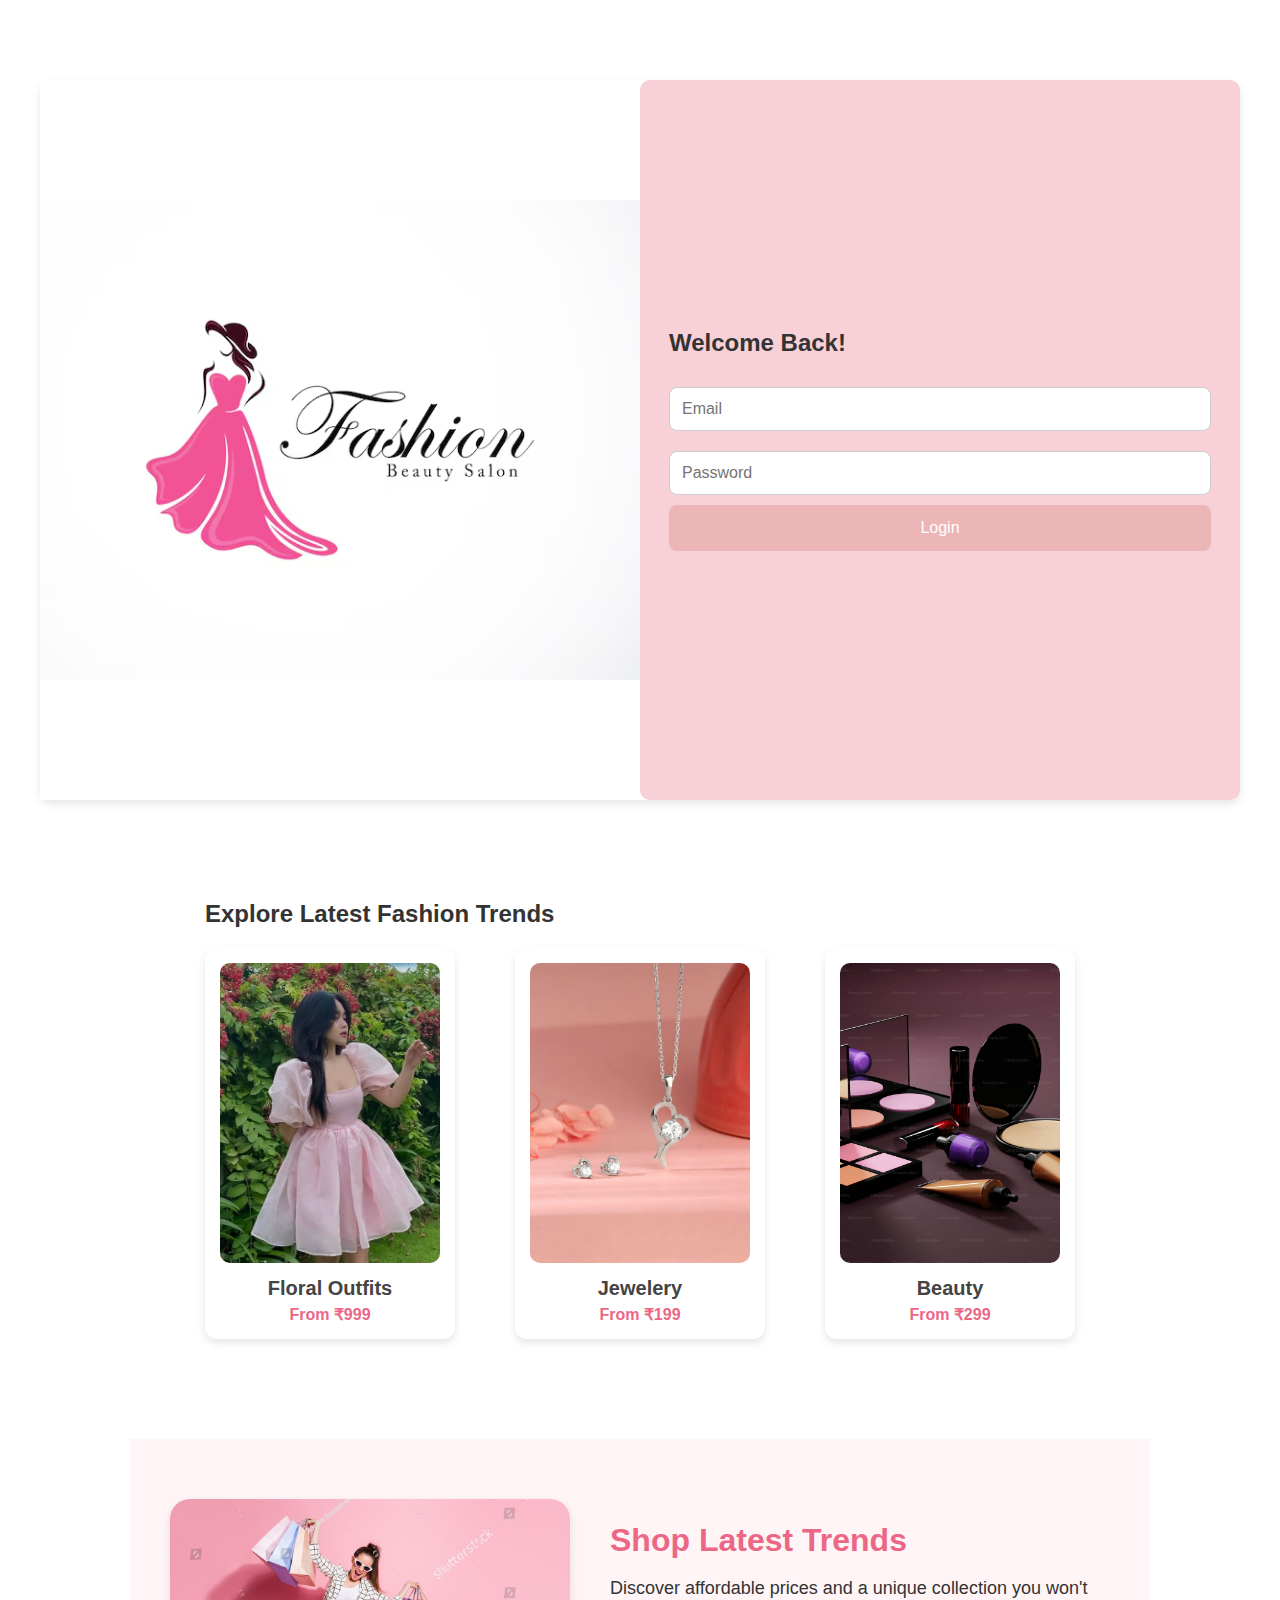
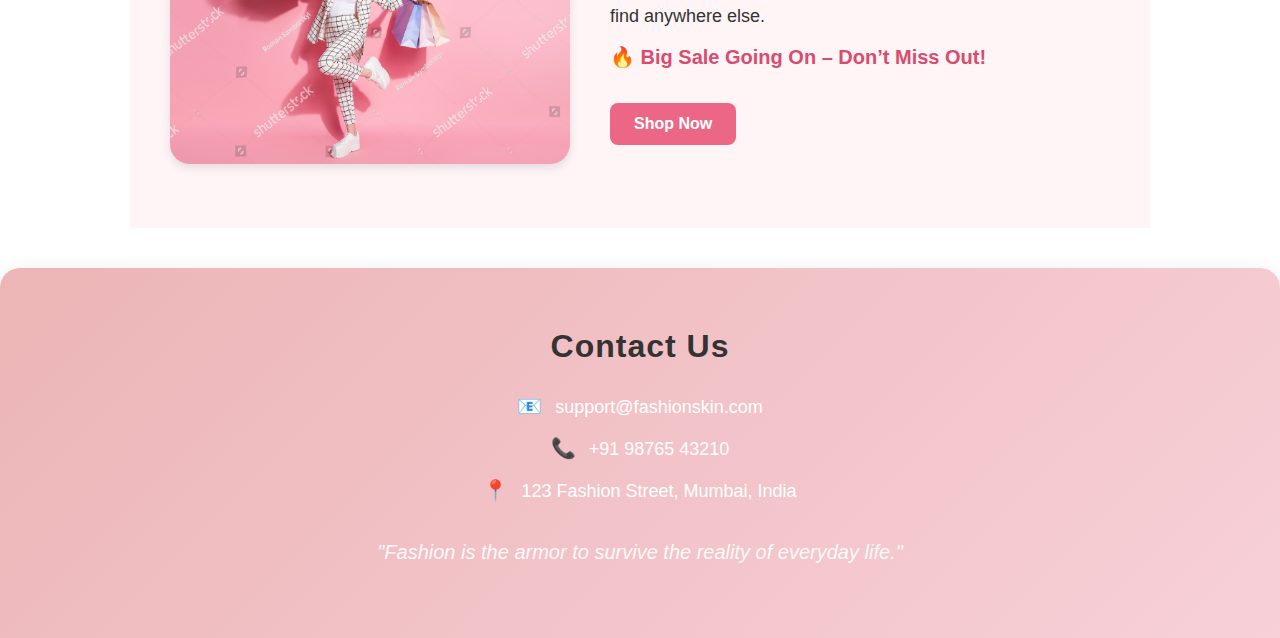
<file: index.html>
<!DOCTYPE html>
<html lang="en">
<head>
    <title>Fashion & Skincare Login</title>
    <link rel="stylesheet" href="style.css">
</head>
<body>

    <!-- Login Section -->
    <div class="container">
        <div class="logo-container">
            <img src="images/logo.avif" alt="Logo" class="logo">
        </div>
        <div class="login-container">
            <form class="login-form">
                <h2>Welcome Back!</h2>
                <input type="text" placeholder="Email" class="input-field" required>
                <input type="password" placeholder="Password" class="input-field" required>
                <button type="submit" class="submit-btn">Login</button>
            </form>
        </div>
    </div>
    <div style="height: 100px;"></div> 
    <!-- Dress Showcase Section -->
    <div class="dresses-section" id="products">
        <h2>Explore Latest Fashion Trends</h2>
        <div class="dress-gallery">
           <a href="dresses.html" style="text-decoration: none; color: inherit;">
                <div class="dress-card">
                  <img src="images/dress.avif" alt="Clothing" />
                  <h3>Floral Outfits</h3>
                  <p class="text">From ₹999</p>
                </div>
              </a>
              <div class="dress-gallery"></div>
              <a href="jewelry.html" style="text-decoration: none; color: inherit;">
               <div class="dress-card">
                <img src="images/jewel.webp" alt="Jewelry">
                <h3>Jewelery</h3>
                <p class="text">From ₹199</p>
            </div>
            </a>
            <div class="dress-gallery"></div>
            <a href="beauty.html" style="text-decoration: none; color: inherit;">
            <div class="dress-card">
                <img src="images/makeup.jpeg" alt="Beauty">
                <h3>Beauty</h3>
                <p class="text">From ₹299</p>
            </div>
        </a>
        </div>
    </div>
    <div style="height: 100px;"></div>
    <section class="ad-section">
        <div class="ad-image">
          <img src="images/shopp.png" alt="People Shopping">
            </div>
            <div class="ad-text">
              <h2>Shop Latest Trends</h2>
              <p>Discover affordable prices and a unique collection you won't find anywhere else.</p>
              <p class="highlight">🔥 Big Sale Going On – Don’t Miss Out!</p>
              <a href="#products" class="shop-btn">Shop Now</a>
            </div>
          </section>
          
      </section>
      <section class="contact-section">
        <h2>Contact Us</h2>
        <p><span class="icon">📧</span> support@fashionskin.com</p>
        <p><span class="icon">📞</span> +91 98765 43210</p>
        <p><span class="icon">📍</span> 123 Fashion Street, Mumbai, India</p>
      
        <p class="quote">"Fashion is the armor to survive the reality of everyday life."</p>
      </section> 
</body>
</html>
</file>
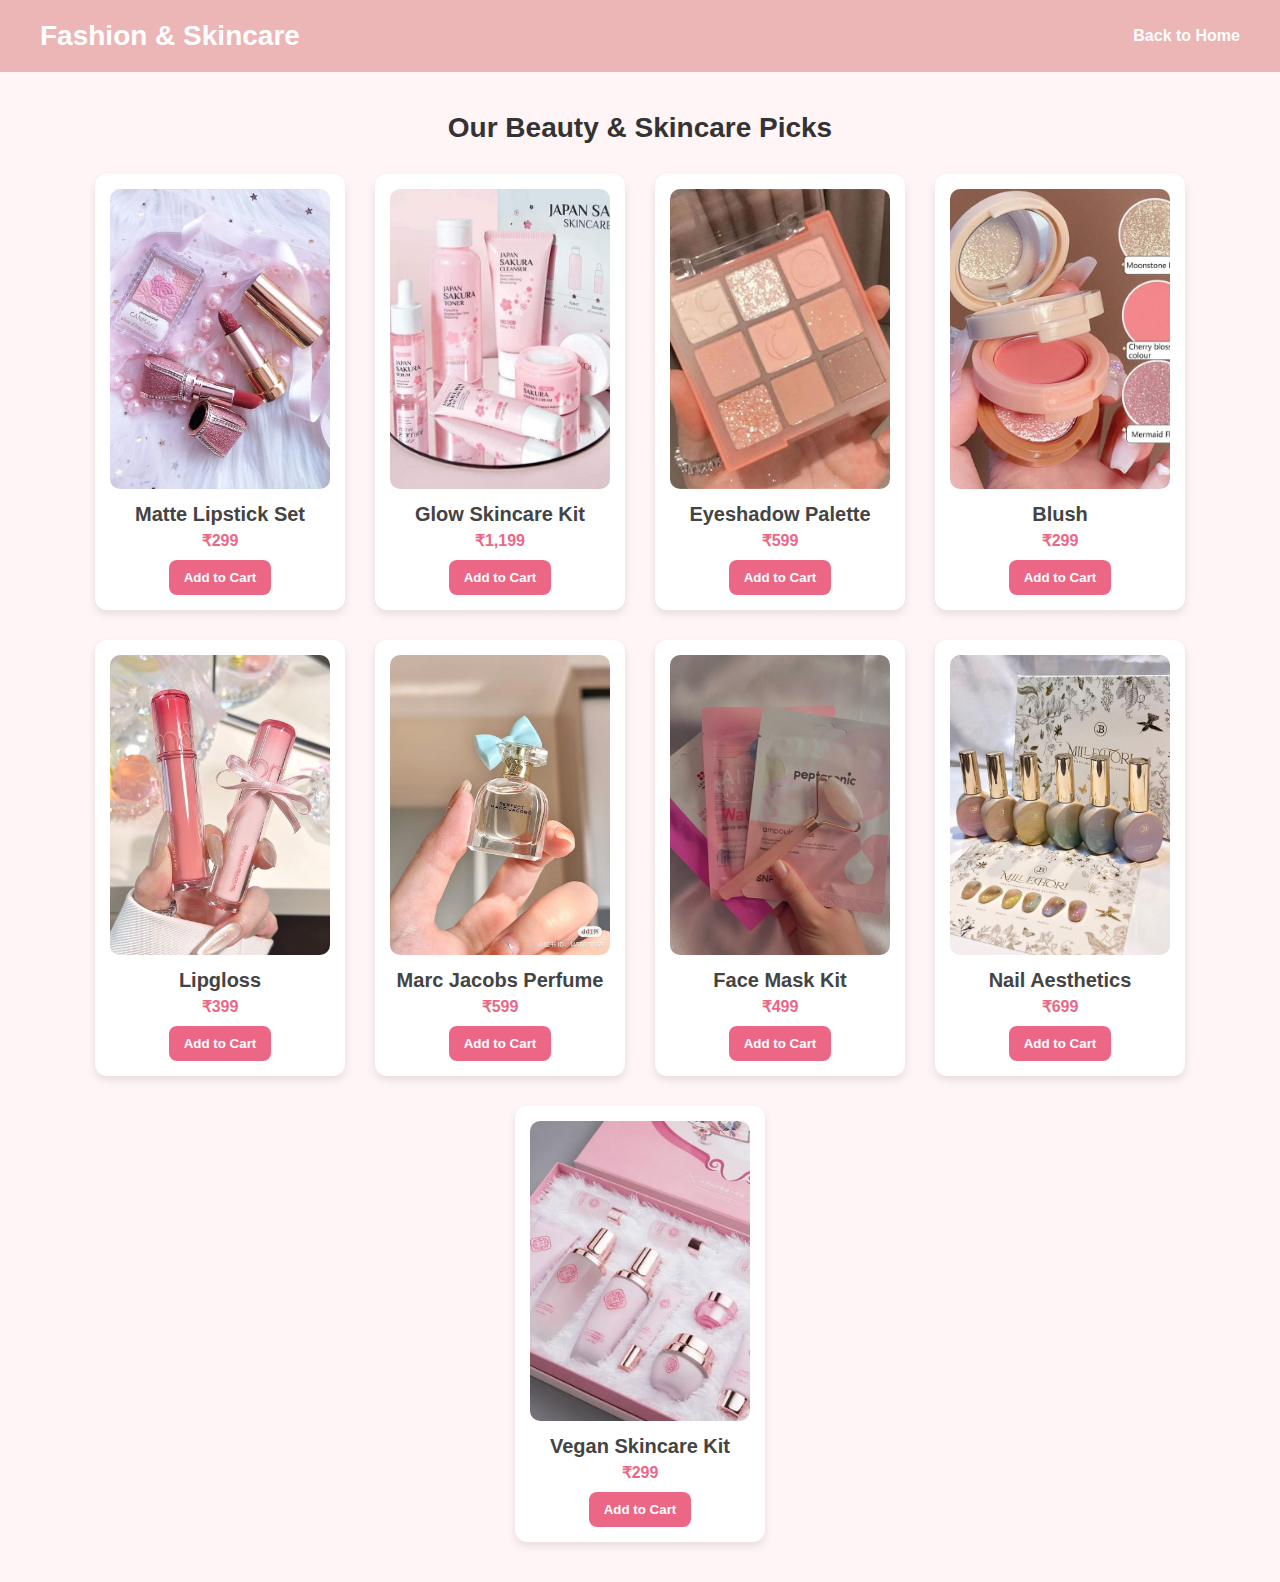
<file: beauty.html>
<!DOCTYPE html>
<html lang="en">
<head>
  <meta charset="UTF-8" />
  <meta name="viewport" content="width=device-width, initial-scale=1.0"/>
  <title>Beauty Collection</title>
  <link rel="stylesheet" href="style.css" />
</head>
<body>

  <!-- Header -->
  <header class="shop-header">
    <h1>Fashion & Skincare</h1>
    <nav>
      <a href="index.html">Back to Home</a>
    </nav>
  </header>

  <!-- Beauty Section -->
  <section class="dress-section">
    <h2>Our Beauty & Skincare Picks</h2>
    <div class="dress-gallery">

      <!-- Product 1 -->
      <div class="dress-card">
        <img src="images/lipstick.jpg" alt="Lipstick" />
        <h3 class="pink-title">Matte Lipstick Set</h3>
        <p class="text">₹299</p>
        <button class="cart-btn">Add to Cart</button>
      </div>

      <!-- Product 2 -->
      <div class="dress-card">
        <img src="images/skincare.jpg" alt="Skincare Kit" />
        <h3 class="pink-title">Glow Skincare Kit</h3>
        <p class="text">₹1,199</p>
        <button class="cart-btn">Add to Cart</button>
      </div>

      <!-- Product 3 -->
      <div class="dress-card">
        <img src="images/eyeshadow.jpg" alt="Eye Palette" />
        <h3 class="pink-title">Eyeshadow Palette</h3>
        <p class="text">₹599</p>
        <button class="cart-btn">Add to Cart</button>
      </div>
      <div class="dress-card">
        <img src="images/m1.jpg" alt="Blush" />
        <h3 class="pink-title">Blush</h3>
        <p class="text">₹299</p>
        <button class="cart-btn">Add to Cart</button>
      </div>
      <div class="dress-card">
        <img src="images/m2.jpg" alt="Lipgloss" />
        <h3 class="pink-title">Lipgloss</h3>
        <p class="text">₹399</p>
        <button class="cart-btn">Add to Cart</button>
      </div>
      <div class="dress-card">
        <img src="images/m3.jpg" alt="Marc Jacobs Perfume" />
        <h3 class="pink-title">Marc Jacobs Perfume</h3>
        <p class="text">₹599</p>
        <button class="cart-btn">Add to Cart</button>
      </div>
      <div class="dress-card">
        <img src="images/m4.jpg" alt="Face Mask Kit" />
        <h3 class="pink-title">Face Mask Kit</h3>
        <p class="text">₹499</p>
        <button class="cart-btn">Add to Cart</button>
      </div>
      <div class="dress-card">
        <img src="images/m5.jpg" alt="Nail Aesthetics" />
        <h3 class="pink-title">Nail Aesthetics</h3>
        <p class="text">₹699</p>
        <button class="cart-btn">Add to Cart</button>
      </div>
      <div class="dress-card">
        <img src="images/m6.jpg" alt="Vegan Skincare Kit" />
        <h3 class="pink-title">Vegan Skincare Kit</h3>
        <p class="text">₹299</p>
        <button class="cart-btn">Add to Cart</button>
      </div>
    </div>
  </section>

  <!-- Cart Scripts -->
  <script>
    function addToCart(item, price) {
      alert(`${item} added to cart for ₹${price}`);
    }

    function placeOrder(item) {
      alert(`Order placed for ${item}! Thank you for shopping 💖`);
    }
  </script>

</body>
</html>
</file>
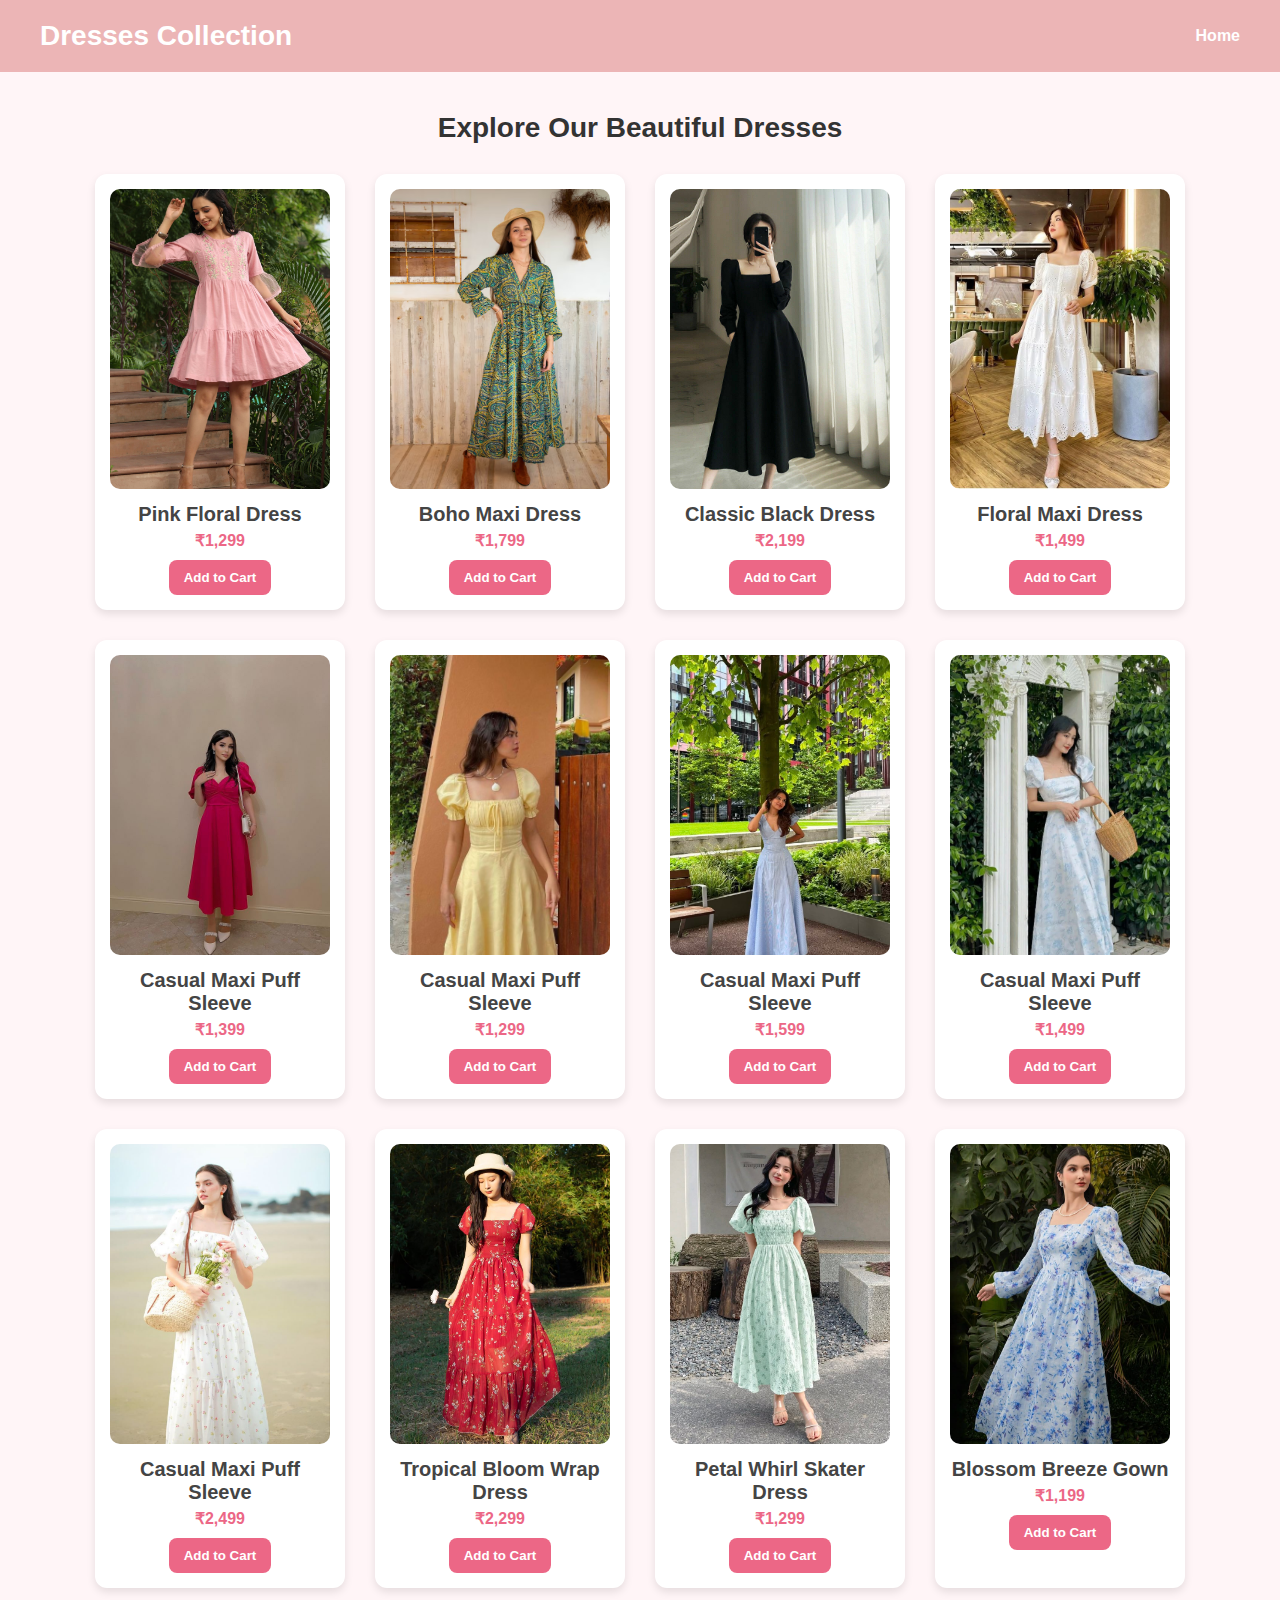
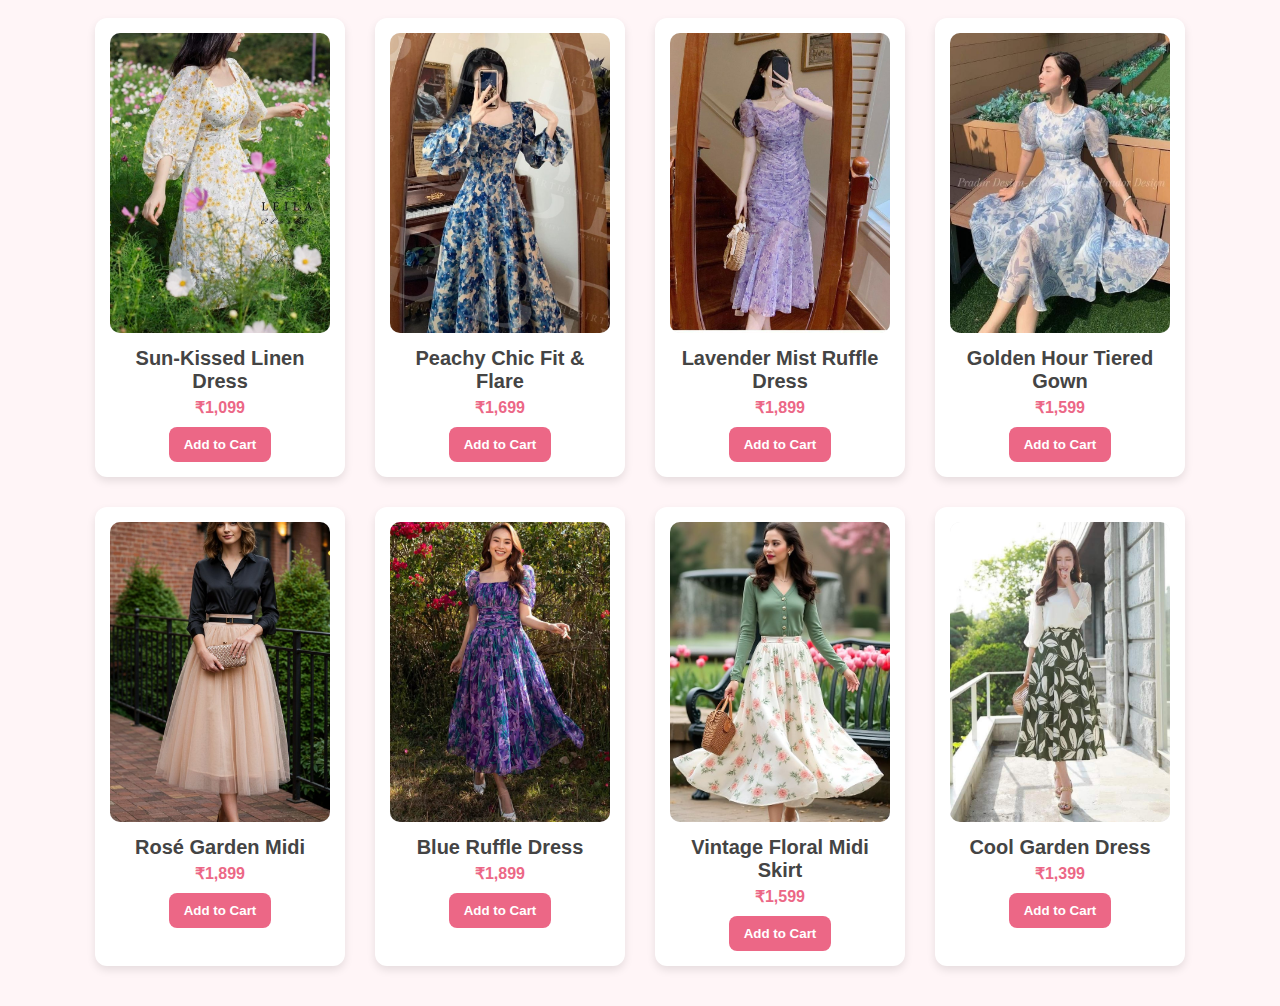
<file: dresses.html>
<!DOCTYPE html>
<html lang="en">
<head>
  <meta charset="UTF-8" />
  <meta name="viewport" content="width=device-width, initial-scale=1.0"/>
  <title>Dress Collection</title>
  <link rel="stylesheet" href="style.css" />
</head>
<body>

  <header class="shop-header">
    <h1>Dresses Collection</h1>
    <nav>
      <a href="index.html">Home</a>
    </nav>
  </header>
  <section class="dress-section">
    <h2>Explore Our Beautiful Dresses</h2>
    <div class="dress-gallery">
      <div class="dress-card">
        <img src="images/pink.webp" alt="Pink Floral Dress" />
        <h3>Pink Floral Dress</h3>
        <p class="text">₹1,299</p>
        <button class="cart-btn">Add to Cart</button>
      </div>
    </a>
      <div class="dress-card">
        <img src="images/boho.avif" alt="Boho Maxi Dress" />
        <h3>Boho Maxi Dress</h3>
        <p class="text">₹1,799</p>
        <button class="cart-btn">Add to Cart</button>
      </div>
      <div class="dress-card">
        <img src="images/black.jpg" alt="Classic Black Dress" />
        <h3>Classic Black Dress</h3>
        <p class="text">₹2,199</p>
        <button class="cart-btn">Add to Cart</button>
      </div>
      <div class="dress-card">
        <img src="images/white.jpg" alt="White Summer Dress" />
        <h3 class="pink-title">Floral Maxi Dress</h3>
        <p class="text">₹1,499</p>
        <button class="cart-btn">Add to Cart</button>
      </div>
      <div class="dress-card">
        <img src="images/maxi.jpg" alt="Maxi Dress" />
        <h3 class="pink-title">Casual Maxi Puff Sleeve</h3>
        <p class="text">₹1,399</p>
        <button class="cart-btn">Add to Cart</button>
      </div>
      <div class="dress-card">
        <img src="images/i3.jpg" alt="Yellow Summer Dress" />
        <h3 class="pink-title">Casual Maxi Puff Sleeve</h3>
        <p class="text">₹1,299</p>
        <button class="cart-btn">Add to Cart</button>
      </div>
      <div class="dress-card">
        <img src="images/i4.jpg" alt="Pastel Summer Dress" />
        <h3 class="pink-title">Casual Maxi Puff Sleeve</h3>
        <p class="text">₹1,599</p>
        <button class="cart-btn">Add to Cart</button>
      </div>
      <div class="dress-card">
        <img src="images/i5.jpg" alt="Daisy Daydream Smock" />
        <h3 class="pink-title">Casual Maxi Puff Sleeve</h3>
        <p class="text">₹1,499</p>
        <button class="cart-btn">Add to Cart</button>
      </div>
      <div class="dress-card">
        <img src="images/i6.jpg" alt="Sunset Serenity Maxi" />
        <h3 class="pink-title">Casual Maxi Puff Sleeve</h3>
        <p class="text">₹2,499</p>
        <button class="cart-btn">Add to Cart</button>
      </div>
      <div class="dress-card">
        <img src="images/i7.jpg" alt="Tropical Bloom Wrap Dress" />
        <h3 class="pink-title">Tropical Bloom Wrap Dress</h3>
        <p class="text">₹2,299</p>
        <button class="cart-btn">Add to Cart</button>
      </div>
      <div class="dress-card">
        <img src="images/i8.jpg" alt="Petal Whirl Skater Dress" />
        <h3 class="pink-title">Petal Whirl Skater Dress</h3>
        <p class="text">₹1,299</p>
        <button class="cart-btn">Add to Cart</button>
      </div>
      <div class="dress-card">
        <img src="images/i9.jpg" alt="Blossom Breeze Gown" />
        <h3 class="pink-title">Blossom Breeze Gown</h3>
        <p class="text">₹1,199</p>
        <button class="cart-btn">Add to Cart</button>
      </div>
      <div class="dress-card">
        <img src="images/i10.jpg" alt="Sun-Kissed Linen Dress" />
        <h3 class="pink-title">Sun-Kissed Linen Dress</h3>
        <p class="text">₹1,099</p>
        <button class="cart-btn">Add to Cart</button>
      </div>
      <div class="dress-card">
        <img src="images/i11.jpg" alt="Peachy Chic Fit & Flare" />
        <h3 class="pink-title">Peachy Chic Fit & Flare</h3>
        <p class="text">₹1,699</p>
        <button class="cart-btn">Add to Cart</button>
      </div>
      <div class="dress-card">
        <img src="images/i12.jpg" alt="Lavender Mist Ruffle Dress" />
        <h3 class="pink-title">Lavender Mist Ruffle Dress</h3>
        <p class="text">₹1,899</p>
        <button class="cart-btn">Add to Cart</button>
      </div>
      <div class="dress-card">
        <img src="images/i14.jpg" alt="Golden Hour Tiered Gown" />
        <h3 class="pink-title">Golden Hour Tiered Gown</h3>
        <p class="text">₹1,599</p>
        <button class="cart-btn">Add to Cart</button>
      </div>
      <div class="dress-card">
        <img src="images/i15.jpg" alt="Rosé Garden Midi" />
        <h3 class="pink-title">Rosé Garden Midi</h3>
        <p class="text">₹1,899</p>
        <button class="cart-btn">Add to Cart</button>
      </div>
      <div class="dress-card">
        <img src="images/i13.jpg" alt="Blue Ruffle Dress" />
        <h3 class="pink-title">Blue Ruffle Dress</h3>
        <p class="text">₹1,899</p>
        <button class="cart-btn">Add to Cart</button>
      </div>
      <div class="dress-card">
        <img src="images/i16.jpg" alt="Vintage Floral Midi Skirt" />
        <h3 class="pink-title">Vintage Floral Midi Skirt</h3>
        <p class="text">₹1,599</p>
        <button class="cart-btn">Add to Cart</button>
      </div>
      <div class="dress-card">
        <img src="images/i17.jpg" alt="Cool Garden Dress" />
        <h3 class="pink-title">Cool Garden Dress</h3>
        <p class="text">₹1,399</p>
        <button class="cart-btn">Add to Cart</button>
      </div><!-- Add more dress cards as needed -->
    </div>
  </section>
  
</body>
</html>
</file>
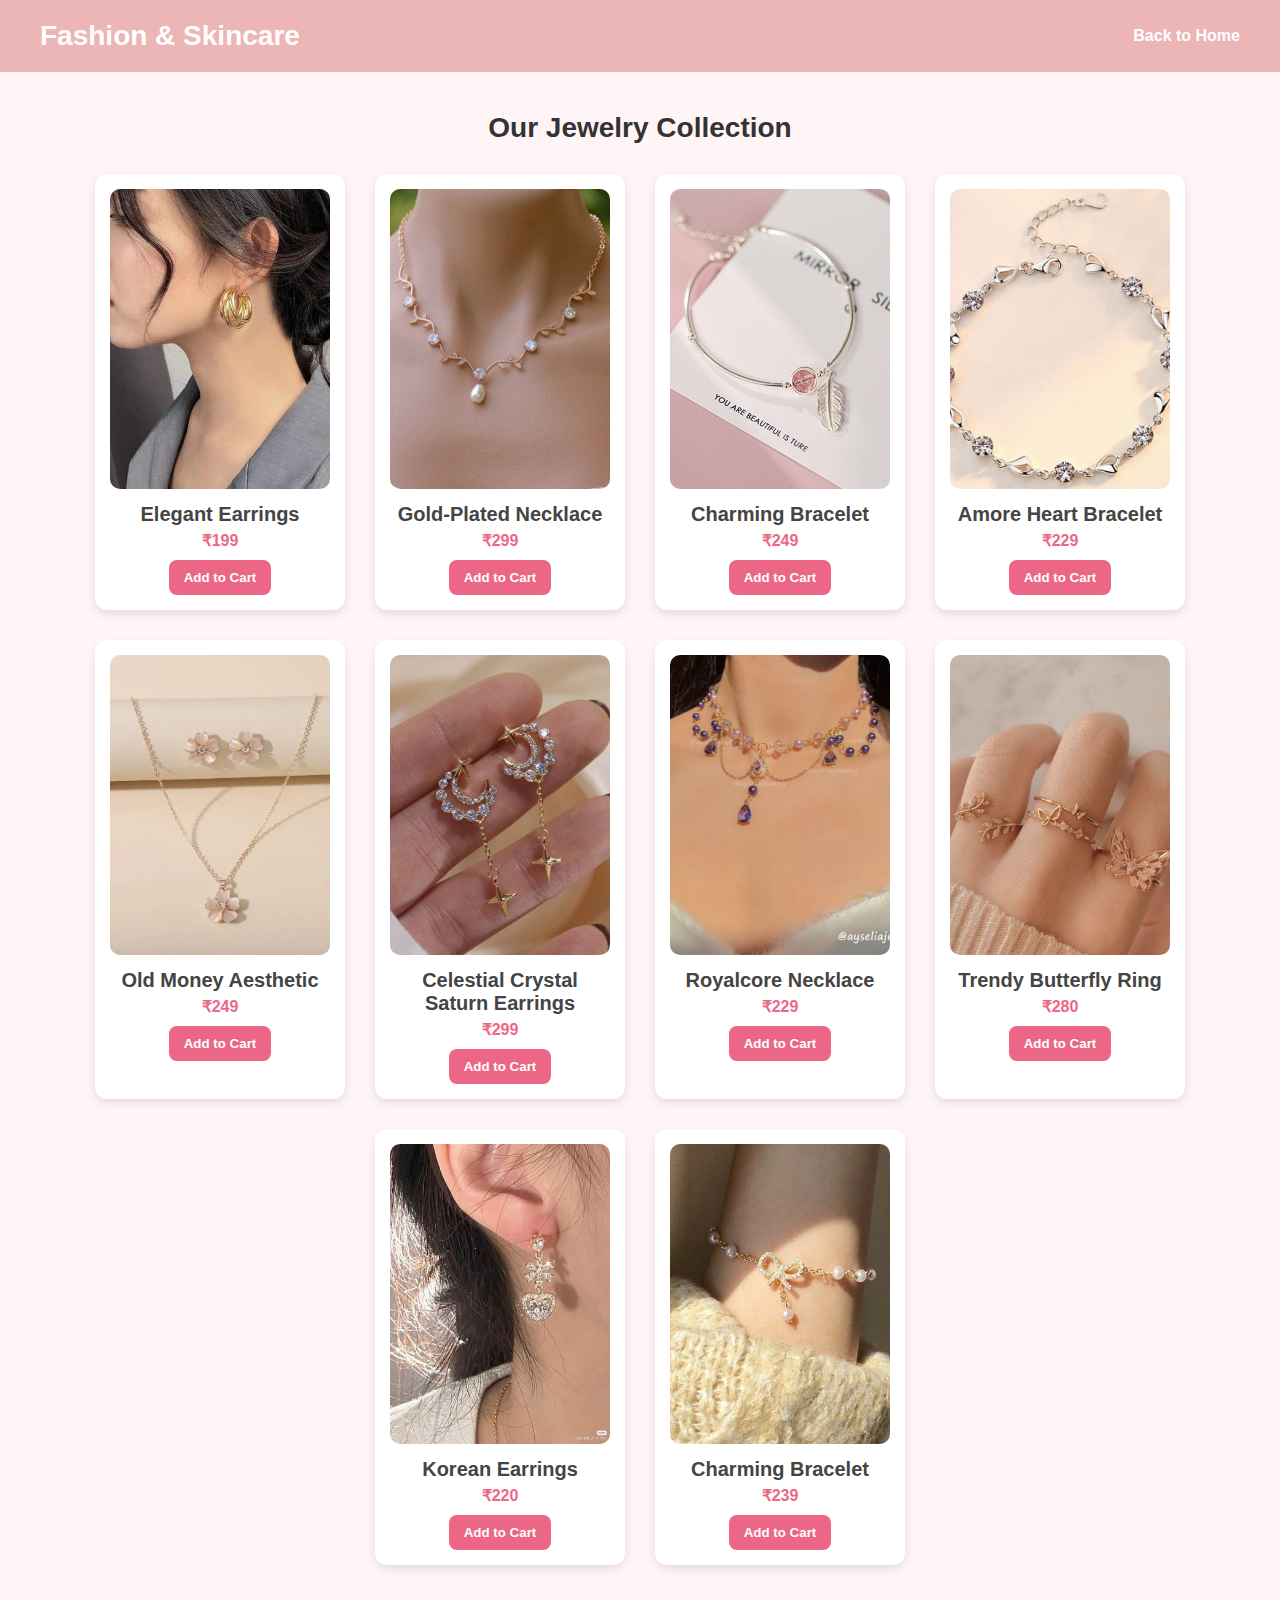
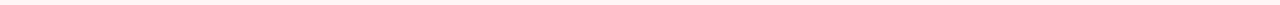
<file: jewelry.html>
<!DOCTYPE html>
<html lang="en">
<head>
  <meta charset="UTF-8" />
  <meta name="viewport" content="width=device-width, initial-scale=1.0"/>
  <title>Jewelry Collection</title>
  <link rel="stylesheet" href="style.css" />
</head>
<body>

  <!-- Header -->
  <header class="shop-header">
    <h1>Fashion & Skincare</h1>
    <nav>
      <a href="index.html">Back to Home</a>
    </nav>
  </header>

  <!-- Jewelry Section -->
  <section class="dress-section">
    <h2>Our Jewelry Collection</h2>
    <div class="dress-gallery">

      <!-- Jewelry Card 1 -->
      <div class="dress-card">
        <img src="images/earring.webp" alt="Earrings" />
        <h3 class="pink-title">Elegant Earrings</h3>
        <p class="text">₹199</p>
        <button class="cart-btn">Add to Cart</button>
      </div>

      <!-- Jewelry Card 2 -->
      <div class="dress-card">
        <img src="images/chain.jpg" alt="Necklace" />
        <h3 class="pink-title">Gold-Plated Necklace</h3>
        <p class="text">₹299</p>
        <button class="cart-btn">Add to Cart</button>
      </div>

      <!-- Jewelry Card 3 -->
      <div class="dress-card">
        <img src="images/bracelet.jpg" alt="Bracelet" />
        <h3 class="pink-title">Charming Bracelet</h3>
        <p class="text">₹249</p>
        <button class="cart-btn">Add to Cart</button>
      </div>
      <div class="dress-card">
        <img src="images/s1.jpg" alt="Amore Heart Bracelet" />
        <h3 class="pink-title">Amore Heart Bracelet</h3>
        <p class="text">₹229</p>
        <button class="cart-btn">Add to Cart</button>
      </div>
      <div class="dress-card">
        <img src="images/s2.jpg" alt="Old Money Aesthetic" />
        <h3 class="pink-title">Old Money Aesthetic</h3>
        <p class="text">₹249</p>
        <button class="cart-btn">Add to Cart</button>
      </div>
      <div class="dress-card">
        <img src="images/s3.jpg" alt="Celestial Crystal Saturn Earrings" />
        <h3 class="pink-title">Celestial Crystal Saturn Earrings</h3>
        <p class="text">₹299</p>
        <button class="cart-btn">Add to Cart</button>
      </div>
      <div class="dress-card">
        <img src="images/s4.jpg" alt="Royalcore Necklace" />
        <h3 class="pink-title">Royalcore Necklace</h3>
        <p class="text">₹229</p>
        <button class="cart-btn">Add to Cart</button>
      </div>
      <div class="dress-card">
        <img src="images/s5.jpg" alt="Trendy Butterfly Ring" />
        <h3 class="pink-title">Trendy Butterfly Ring</h3>
        <p class="text">₹280</p>
        <button class="cart-btn">Add to Cart</button>
      </div>
      <div class="dress-card">
        <img src="images/s6.jpg" alt="Korean Earrings" />
        <h3 class="pink-title">Korean Earrings</h3>
        <p class="text">₹220</p>
        <button class="cart-btn">Add to Cart</button>
      </div>
      <div class="dress-card">
        <img src="images/s7.jpg" alt="Charming Bracelet" />
        <h3 class="pink-title">Charming Bracelet</h3>
        <p class="text">₹239</p>
        <button class="cart-btn">Add to Cart</button>
      </div>

    </div>
  </section>

</body>
</html>
</file>
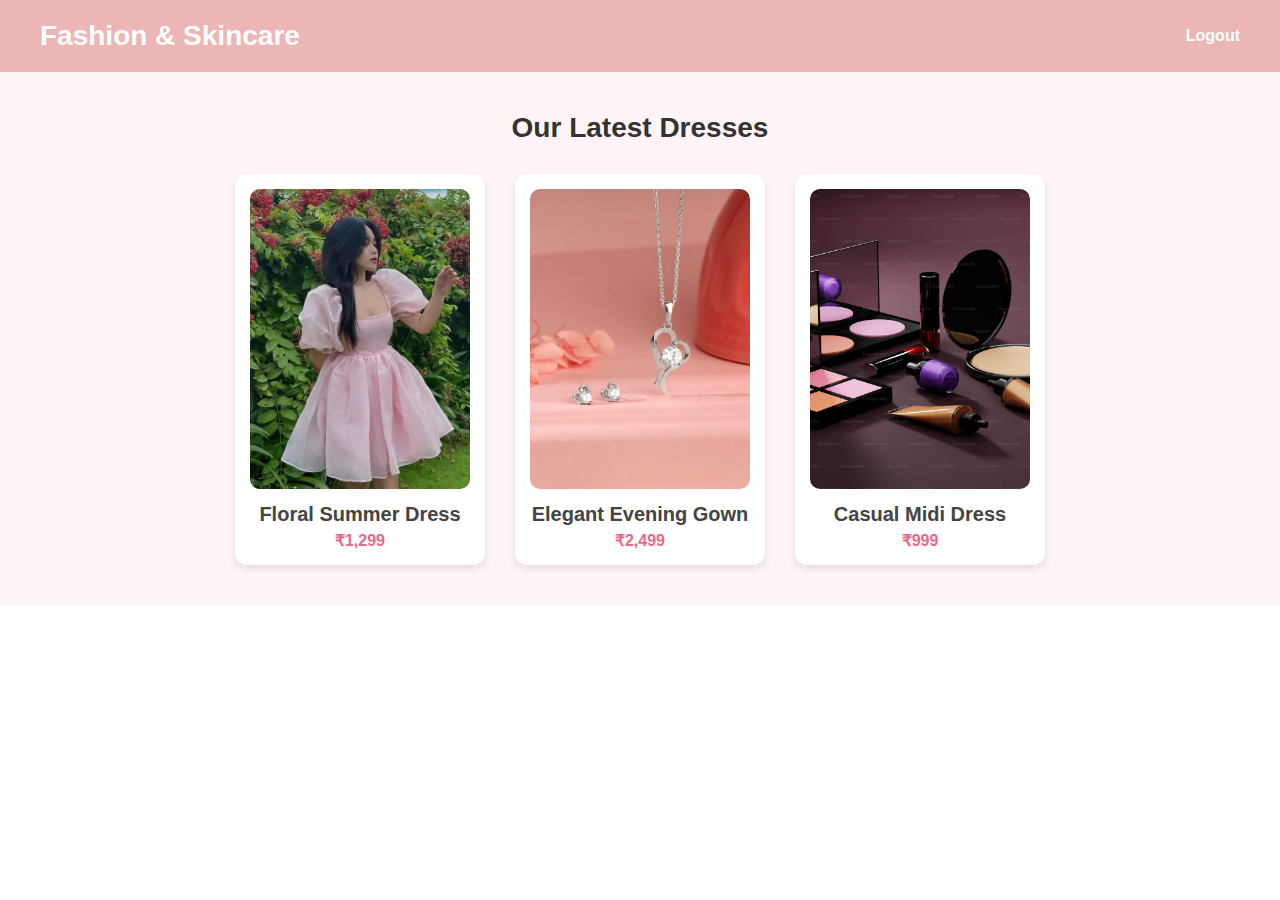
<file: shop.html>
<!DOCTYPE html>
<html lang="en">
<head>
  <meta charset="UTF-8" />
  <meta name="viewport" content="width=device-width, initial-scale=1.0"/>
  <title>Shop Dresses</title>
  <link rel="stylesheet" href="style.css" />
</head>
<body>

  <header class="shop-header">
    <h1>Fashion & Skincare</h1>
    <nav>
      <a href="index.html">Logout</a>
    </nav>
  </header>

  <section class="dress-section">
    <h2>Our Latest Dresses</h2>
    <div class="dress-gallery">
      <div class="dress-card">
        <img src="images/dress.avif" alt="Clothing" />
        <h3>Floral Summer Dress</h3>
        <p>₹1,299</p>
      </div>
      <div class="dress-card">
        <img src="images/jewel.webp" alt="Jewelery" />
        <h3>Elegant Evening Gown</h3>
        <p>₹2,499</p>
      </div>
      <div class="dress-card">
        <img src="images/makeup.jpeg" alt="Beauty" />
        <h3>Casual Midi Dress</h3>
        <p>₹999</p>
      </div>
    </div>
  </section>

</body>
</html>
</file>
<file: style.css>
/* Resetting margins and padding */
* {
  margin: 0;
  padding: 0;
  box-sizing: border-box;
}

/* Body styling */
body {
  font-family: Arial, sans-serif;
  min-height: 100vh;
  background-color: #fff;
  display: flex;
  flex-direction: column;
  align-items: center;
}

/* Main container to center login content */
.container {
  display: flex;
  width: 100%;
  max-width: 1200px;
  height: 80vh;
  border-radius: 10px;
  box-shadow: 0 4px 8px rgba(0, 0, 0, 0.1);
  margin-top: 80px;
}

/* Logo container styling (left side) */
.logo-container {
  flex: 1;
  background-color: white;
  display: flex;
  justify-content: center;
  align-items: center;
}

.logo {
  width: 600px;
  height: auto;
}

/* Login container styling (right side) */
.login-container {
  flex: 1.5;
  background-color: #f7d0d8;
  padding: 20px;
  display: flex;
  justify-content: center;
  align-items: center;
  flex-direction: column;
  border-radius: 10px;
}

/* Heading styling */
h2 {
  color: #333;
  font-size: 24px;
  margin-bottom: 20px;
}

/* Input fields styling */
.input-field {
  width: 100%;
  padding: 12px;
  margin: 10px 0;
  border-radius: 8px;
  border: 1px solid #ccc;
  font-size: 16px;
  color: #333;
  outline: none;
}

.input-field:focus {
  border-color: #f7d0d8;
}

/* Button styling */
.submit-btn {
  width: 100%;
  padding: 14px;
  background-color: #ecb5b6;
  color: white;
  font-size: 16px;
  border: none;
  border-radius: 8px;
  cursor: pointer;
}

.submit-btn:hover {
  background-color: #f7d0d8;
}

/* Header Styling for shop page */
.shop-header {
  width: 100%;
  background-color: #ecb5b6;
  padding: 20px 40px;
  display: flex;
  justify-content: space-between;
  align-items: center;
  color: white;
}

.shop-header h1 {
  margin: 0;
  font-size: 28px;
}

.shop-header nav a {
  color: white;
  text-decoration: none;
  font-weight: bold;
  font-size: 16px;
}

.shop-header nav a:hover {
  text-decoration: underline;
}

/* Category Section Styling */
.dress-section {
  padding: 40px;
  background-color: #fff5f7;
  text-align: center;
  width: 100%;
}

.dress-section h2 {
  font-size: 28px;
  margin-bottom: 30px;
  color: #333;
}

.dress-gallery {
  display: flex;
  flex-wrap: wrap;
  justify-content: center;
  gap: 30px;
}

.dress-card {
  width: 250px;
  background-color: #fff;
  border-radius: 12px;
  box-shadow: 0 4px 8px rgba(0,0,0,0.1);
  padding: 15px;
  text-align: center;
  transition: transform 0.3s ease;
}

.dress-card:hover {
  transform: translateY(-5px);
}

.dress-card img {
  width: 100%;
  height: 300px;
  object-fit: cover;
  border-radius: 10px;
  background-color: #eee; /* fallback if image fails */
}

.dress-card h3 {
  margin: 10px 0 5px;
  font-size: 20px;
  color: #444;
}

.dress-card p {
  color: #ec6786;
  font-weight: bold;
  font-size: 16px;
}
.ad-section {
  display: flex;
  align-items: center;
  justify-content: center;
  padding: 60px 40px;
  background-color: #fff5f7;
  gap: 40px;
  flex-wrap: wrap;
}

.ad-image img {
  width: 400px;
  height: auto;
  border-radius: 20px;
  box-shadow: 0 4px 10px rgba(0,0,0,0.1);
}

.ad-text {
  max-width: 500px;
}

.ad-text h2 {
  font-size: 32px;
  color: #ec6786;
  margin-bottom: 15px;
}

.ad-text p {
  font-size: 18px;
  color: #333;
  margin-bottom: 10px;
  line-height: 1.6;
}

.ad-text .highlight {
  font-weight: bold;
  font-size: 20px;
  color: #d84c6f;
}
.shop-btn {
  display: inline-block;
  margin-top: 20px;
  padding: 12px 24px;
  background-color: #ec6786;
  color: white;
  font-size: 16px;
  font-weight: bold;
  border-radius: 8px;
  text-decoration: none;
  transition: background-color 0.3s ease;
}

.shop-btn:hover {
  background-color: #d84c6f;
}

.contact-section {
  width: 100%;
  background: linear-gradient(135deg, #ecb5b6 0%, #f7d0d8 100%);
  color: #fff;
  padding: 60px 20px;
  text-align: center;
  margin-top: 40px;
  box-shadow: 0 4px 20px rgba(0,0,0,0.1);
  border-radius: 20px 20px 0 0;
}

.contact-section h2 {
  font-size: 32px;
  margin-bottom: 25px;
  font-weight: bold;
  letter-spacing: 1px;
}

.contact-section p {
  font-size: 18px;
  margin-bottom: 10px;
  line-height: 1.6;
  color: #fff;
}
.contact-section {
  width: 100%;
  background: linear-gradient(135deg, #ecb5b6 0%, #f7d0d8 100%);
  color: #fff;
  padding: 60px 20px;
  text-align: center;
  margin-top: 40px;
  box-shadow: 0 4px 20px rgba(0,0,0,0.1);
  border-radius: 20px 20px 0 0;
}

.contact-section h2 {
  font-size: 32px;
  margin-bottom: 25px;
  font-weight: bold;
  letter-spacing: 1px;
}

.contact-section p {
  font-size: 18px;
  margin: 10px 0;
  line-height: 1.6;
}

.contact-section .icon {
  font-size: 20px;
  margin-right: 8px;
}

.contact-section .quote {
  font-style: italic;
  margin-top: 30px;
  font-size: 20px;
  opacity: 0.9;
  color: #fff;
}
.pink-title {
  color: #ec6786;
}
.cart-btn {
  margin-top: 10px;
  padding: 10px 15px;
  background-color: #ec6786;
  color: white;
  border: none;
  border-radius: 8px;
  cursor: pointer;
  font-weight: bold;
  transition: background-color 0.3s ease;
}

.cart-btn:hover {
  background-color: #d94d6b;
}
.size-options {
  display: flex;
  justify-content: center;
  gap: 10px;
  margin-top: 10px;
}

.size-btn {
  padding: 6px 12px;
  border: 1px solid #ec6786;
  background-color: white;
  color: #ec6786;
  border-radius: 6px;
  cursor: pointer;
  font-weight: bold;
  transition: all 0.3s ease;
}

.size-btn:hover,
.size-btn.selected {
  background-color: #ec6786;
  color: white;
}
.product-detail {
  display: flex;
  gap: 40px;
  padding: 60px;
  align-items: flex-start;
  flex-wrap: wrap;
}

.product-image {
  width: 400px;
  border-radius: 12px;
  box-shadow: 0 4px 10px rgba(0, 0, 0, 0.1);
}

.product-info {
  max-width: 500px;
}

.price-detail {
  color: #ec6786;
  font-size: 22px;
  font-weight: bold;
  margin: 10px 0;
}
</file>
